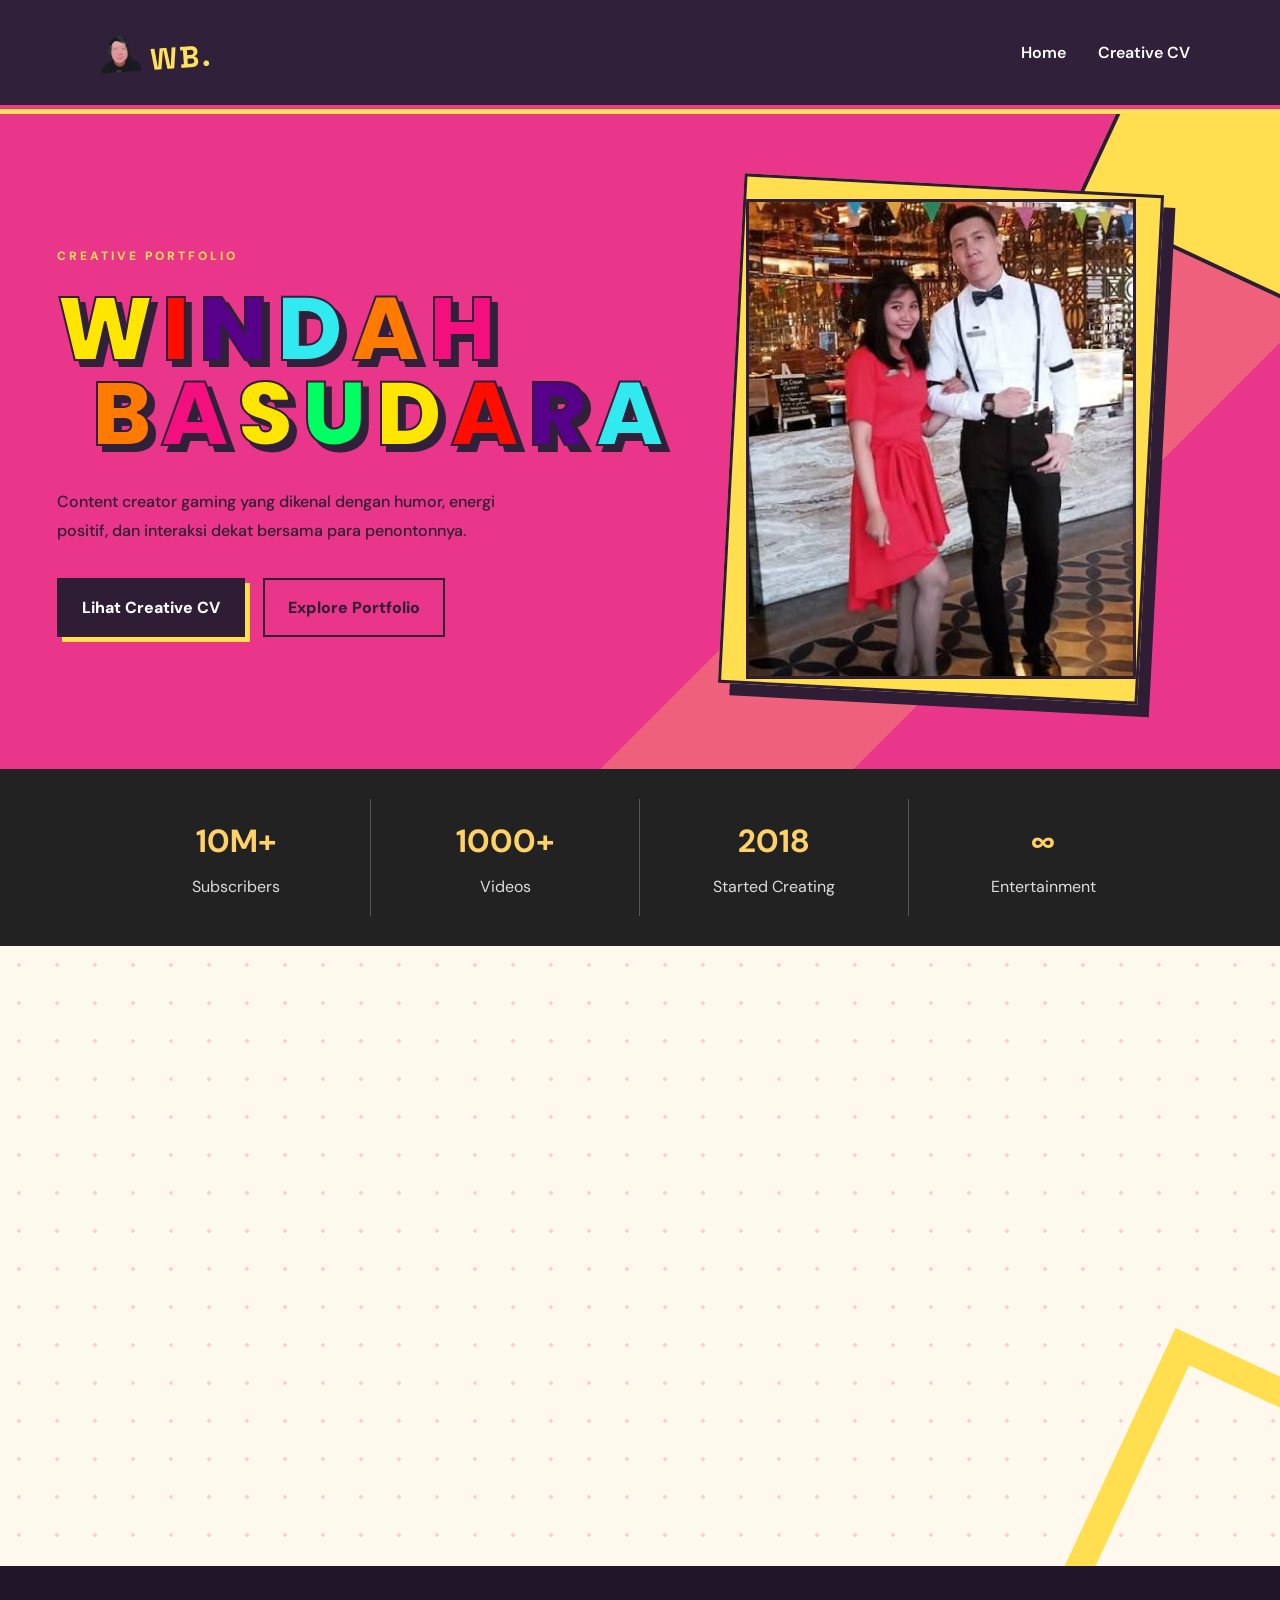
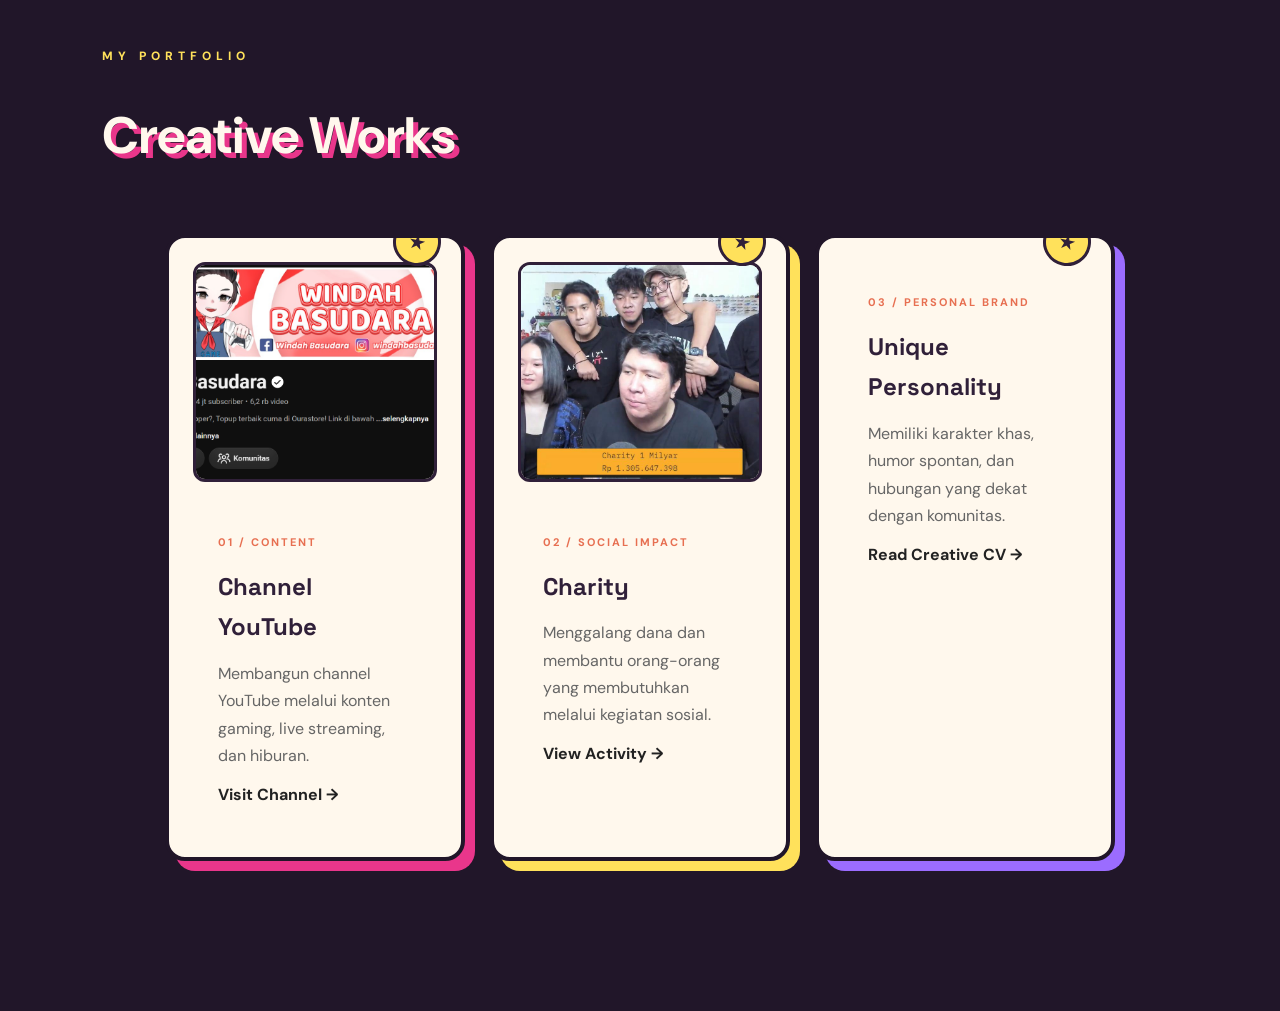
<file: html praktikum modul 1 pemweb/index.html>
<!DOCTYPE html>
<html lang="id">
<head>
    <meta charset="UTF-8">
    <meta name="viewport" content="width=device-width, initial-scale=1.0">

    <title>Home | Windah Basudara</title>


    <link
        href="https://fonts.googleapis.com/css2?family=Poppins:wght@400;500;600;700;800&display=swap"
        rel="stylesheet"
    >

    <link rel="stylesheet" href="style.css?v=4">
</head>

<body>
    <div id="navbar" class="navbar">
        <div class="logo">
            <a href="index.html" class="logo-link">
                <span class="logo-img-wrapper">
                    <img src="image7.png" alt="Logo" class="logo-normal">
                    <img src="image13.png" alt="Logo Melet" class="logo-melet">
                </span>
                <b>WB.</b>
            </a>
        </div>

        <ul class="nav-links">
            <li><a href="index.html">Home</a></li>
            <li><a href="cv.html">Creative CV</a></li>
        </ul>
    </div>

    <main>
        <section id="foto" class="foto-section">
            <div class="penjelasan">
                <p class="hero-label">CREATIVE PORTFOLIO</p>

                <h1 class="interactive-title">
                    <span class="word">
                        <span>W</span>
                        <span>i</span>
                        <span>n</span>
                        <span>d</span>
                        <span>a</span>
                        <span>h</span>
                    </span>

                    <span class="word second-word">
                        <span>B</span>
                        <span>a</span>
                        <span>s</span>
                        <span>u</span>
                        <span>d</span>
                        <span>a</span>
                        <span>r</span>
                        <span>a</span>
                    </span>
                </h1>

                <p class="hero-description">
                    Content creator gaming yang dikenal dengan humor,
                    energi positif, dan interaksi dekat bersama para penontonnya.
                </p>

                <div class="hero-buttons">
                    <a href="cv.html" class="btn-cta">
                        Lihat Creative CV
                    </a>

                    <a href="#portfolio" class="btn-outline">
                        Explore Portfolio
                    </a>
                </div>
            </div>

            <div class="foto-image">
                <img
                    src="pelayan.jpg"
                    alt="Foto Windah Basudara"
                >
            </div>
        </section>

        <section class="stats-section">
            <div class="stat-item">
                <h2>10M+</h2>
                <p>Subscribers</p>
            </div>

            <div class="stat-item">
                <h2>1000+</h2>
                <p>Videos</p>
            </div>

            <div class="stat-item">
                <h2>2018</h2>
                <p>Started Creating</p>
            </div>

            <div class="stat-item">
                <h2>∞</h2>
                <p>Entertainment</p>
            </div>
        </section>

        <section class="about-section">
            <div class="about-heading reveal">
                <p class="section-label">ABOUT THE CREATOR</p>

<h2 id="kqkj6t">
  More Than <span>Just Gaming.</span>
</h2>


                <div class="about-number">02</div>
            </div>

            <div class="about-content reveal">
                <div class="about-tag">WHO IS WINDAH?</div>

                <p>
                    Windah Basudara merupakan content creator yang menghadirkan
                    hiburan melalui gaming, live streaming, dan berbagai kegiatan
                    sosial.
                </p>

                <p>
                    Gaya komunikasinya yang spontan, lucu, dan dekat dengan komunitas
                    membuat setiap kontennya terasa lebih personal.
                </p>

                <a href="cv.html" class="about-link">
                    Discover More →
                </a>
            </div>
        </section>

        <section id="portfolio" class="portfolio-section">
    <video class="portfolio-video" autoplay muted loop playsinline>
        <source src="pacman.mp4" type="video/mp4">
    </video>

            <div class="section-heading">
                <p class="section-label">MY PORTFOLIO</p>
               <h2 class="interactive-title section-title">

<h2 id="p6ooit">
  Creative Works
</h2>
            </div>

            <div class="grid-container">
                <div class="card">
                    <img
                        src="yt.png"
                        alt="Channel YouTube"
                    >

                    <div class="card-content">
                        <span>01 / CONTENT</span>

                        <h3>Channel YouTube</h3>

                        <p>
                            Membangun channel YouTube melalui konten gaming,
                            live streaming, dan hiburan.
                        </p>

                        <a
                            href="https://www.youtube.com/"
                            target="_blank"
                            rel="noopener noreferrer"
                        >
                            Visit Channel →
                        </a>
                    </div>
                </div>

                <div class="card">
                    <img
                        src="charity.jpg"
                        alt="Kegiatan charity"
                    >

                    <div class="card-content">
                        <span>02 / SOCIAL IMPACT</span>

                        <h3>Charity</h3>

                        <p>
                            Menggalang dana dan membantu orang-orang
                            yang membutuhkan melalui kegiatan sosial.
                        </p>

                        <a href="#portfolio">
                            View Activity →
                        </a>
                    </div>
                </div>

                <div class="card card-highlight">
                    <div class="card-content">
                        <span>03 / PERSONAL BRAND</span>

                        <h3>Unique Personality</h3>

                        <p>
                            Memiliki karakter khas, humor spontan, dan
                            hubungan yang dekat dengan komunitas.
                        </p>

                        <a href="cv.html">
                            Read Creative CV →
                        </a>
                    </div>
                </div>
            </div>
        </section>
    </main>

    <script>
        const revealElements = document.querySelectorAll(".reveal");

        const observer = new IntersectionObserver((entries) => {
            entries.forEach((entry) => {
                if (entry.isIntersecting) {
                    entry.target.classList.add("active");
                } else {
                    entry.target.classList.remove("active");
                }
            });
        }, {
            threshold: 0.2
        });

        revealElements.forEach((element) => {
            observer.observe(element);
        });
    </script>
</body>
</html>
</file>
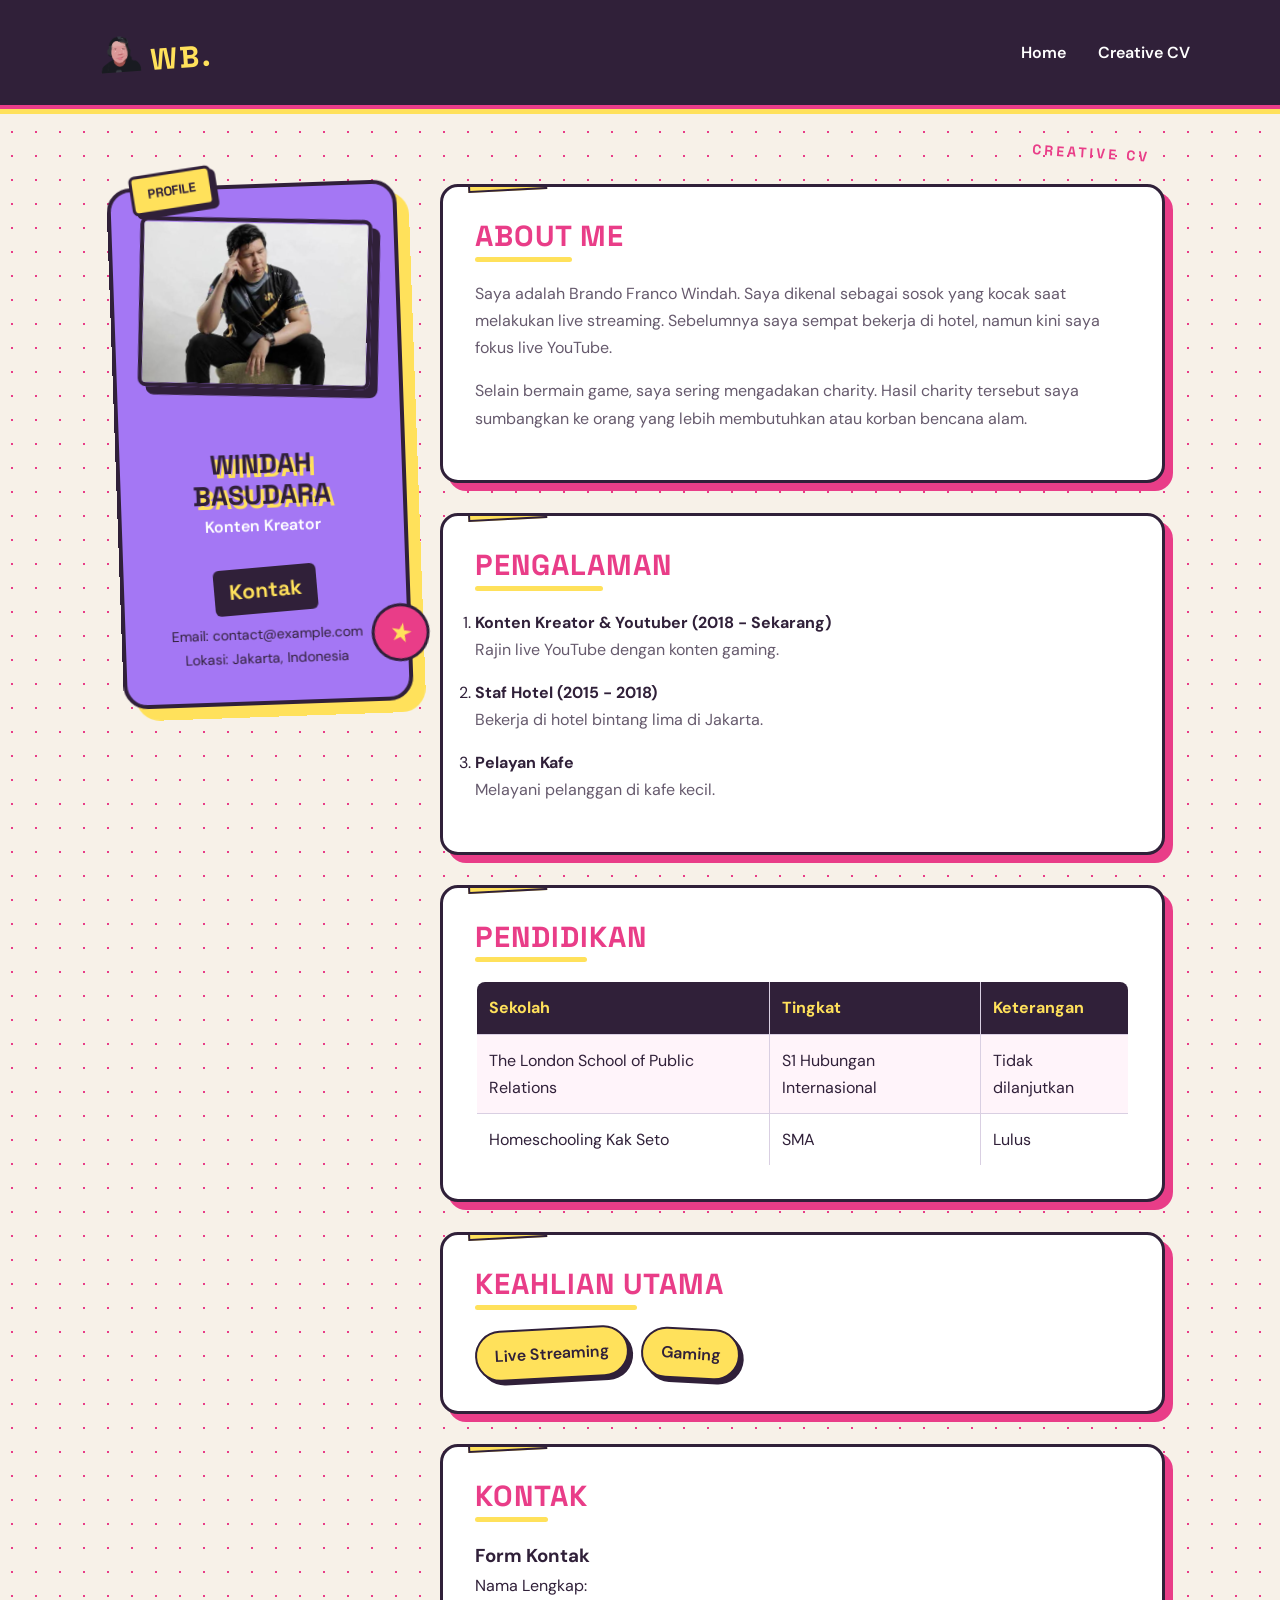
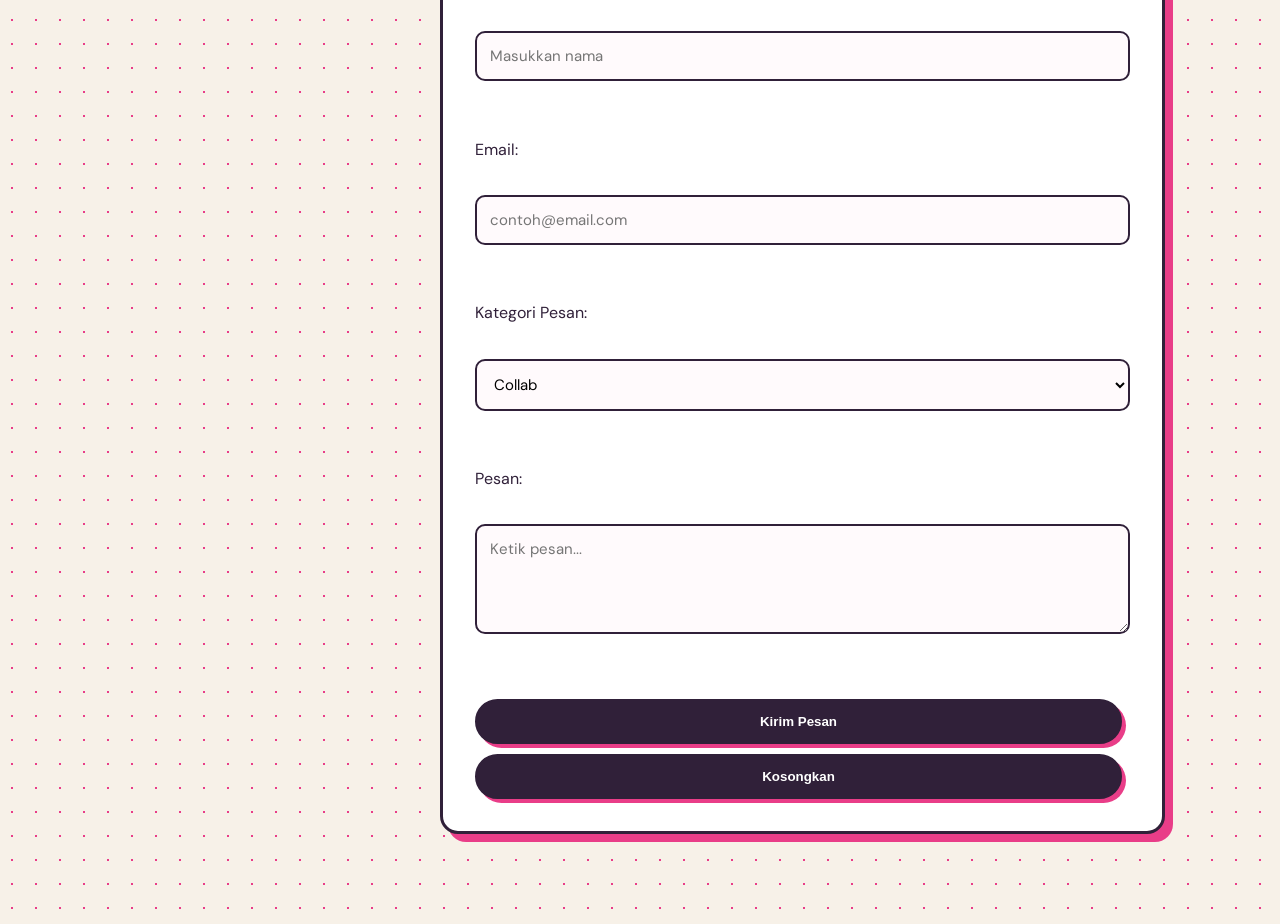
<file: html praktikum modul 1 pemweb/cv.html>
<!DOCTYPE html>
<html lang="id">
<head>

  <link href="https://fonts.googleapis.com/css2?family=Poppins:wght@400;500;600;700&display=swap" rel="stylesheet">

  <meta charset="UTF-8" />
  <meta name="viewport" content="width=device-width, initial-scale=1.0" />
  <title> Creative CV | Windah Basudara</title>
  <link rel="stylesheet" href="style.css" />

</head>
<body>

  <div id="navbar" class="navbar">
    <div class="logo">
       <a href="index.html" class="logo-link">
          <span class="logo-img-wrapper">
            <img src="image7.png" alt="Logo" class="logo-normal">
            <img src="image13.png" alt="Logo Melet" class="logo-melet">
          </span>
          <b>WB.</b>
        </a>
    </div>

    <ul class="nav-links">
      <li><a href="index.html">Home</a></li>
      <li><a href="cv.html">Creative CV</a></li>
    </ul>
  </div>

  <div class="cv-layout">

    <div class="cv-sidebar">
     <img src="windah.jpg" alt="Foto Profil CV" width="250" height="250" />
      <h2>Windah Basudara</h2>
      <p>Konten Kreator</p>
      
      <br />
      <h3>Kontak</h3>
      <ul>
        <li>Email: contact@example.com</li>
        <li>Lokasi: Jakarta, Indonesia</li>
      </ul>
    </div>

    <div class="cv-content">

      <div id="tentang" class="section">
        <h2>About me</h2>
        <p>
          Saya adalah Brando Franco Windah. Saya dikenal sebagai 
          sosok yang kocak saat melakukan live streaming.
          Sebelumnya saya sempat bekerja di hotel, namun kini 
          saya fokus live YouTube.
        </p>
        <p>
          Selain bermain game, saya sering mengadakan charity. Hasil charity tersebut saya sumbangkan ke orang yang lebih membutuhkan atau korban bencana alam.
        </p>
      </div>

      <div id="pengalaman" class="section">
        <h2>Pengalaman</h2>
        <ol>
          <li>
            <h4>Konten Kreator &  Youtuber (2018 - Sekarang)</h4>
            <p>Rajin live YouTube dengan konten gaming.</p>
          </li>
          <li>
            <h4>Staf Hotel (2015 - 2018)</h4>
            <p>Bekerja di hotel bintang lima di Jakarta.</p>
          </li>
          <li>
            <h4>Pelayan Kafe</h4>
            <p>Melayani pelanggan di kafe kecil.</p>
          </li>
        </ol>
      </div>

      <div id="pendidikan" class="section">
        <h2>Pendidikan</h2>
        <table border="1" class="tabel-biasa">
          <tr>
            <th>Sekolah</th>
            <th>Tingkat</th>
            <th>Keterangan</th>
          </tr>
          <tr>
            <td>The London School of Public Relations</td>
            <td>S1 Hubungan Internasional</td>
            <td>Tidak dilanjutkan</td>
          </tr>
          <tr>
            <td>Homeschooling Kak Seto</td>
            <td>SMA</td>
            <td>Lulus</td>
          </tr>
        </table>
      </div>

      <div id="keahlian" class="section">
        <h2>Keahlian Utama</h2>
        <ul class="skills-list">
          <li>Live Streaming</li>
          <li>Gaming</li>
        </ul>
      </div>

      <div id="kontak" class="section">
        <h2>Kontak</h2>
        <form action="/submit" method="POST">
           
            <h3>Form Kontak</h3>

            <label for="nama">Nama Lengkap:</label><br />
            <input type="text" id="nama" name="nama" placeholder="Masukkan nama" required /><br /><br />

            <label for="email">Email:</label><br />
            <input type="email" id="email" name="email" placeholder="contoh@email.com" required /><br /><br />

            <label for="kategori">Kategori Pesan:</label><br />
            <select id="kategori" name="kategori">
              <option value="kolaborasi">Collab</option>
              <option value="sponsor">Sponsorship</option>
              <option value="amal">Charity</option>
            </select><br /><br />

            <label for="pesan">Pesan:</label><br />
            <textarea id="pesan" name="pesan" rows="4" placeholder="Ketik pesan..." required></textarea><br /><br />

            <button type="submit">Kirim Pesan</button>
            <button type="reset">Kosongkan</button>
        </form>
      </div>

    </div>
  </div>

</body>
</html>
</file>
<file: html praktikum modul 1 pemweb/style.css>
/* =========================
   FONTS
========================= */
@import url('https://fonts.googleapis.com/css2?family=DM+Sans:wght@400;500;600;700&family=Space+Grotesk:wght@500;600;700&display=swap');
@import url('https://fonts.googleapis.com/css2?family=Press+Start+2P&display=swap');

/* =========================
   RESET
========================= */

* {
    margin: 0;
    padding: 0;
    box-sizing: border-box;
}

html {
    scroll-behavior: smooth;
}

body {
    font-family: 'DM Sans', sans-serif;
    background-color: #f7f1e8;
    background-image: radial-gradient(#e93d88 1.4px, transparent 1.4px);
    background-size: 24px 24px;
    color: #302039;
    line-height: 1.7;
    overflow-x: hidden;
}

img {
    max-width: 100%;
}

/* =========================
   NAVBAR
========================= */

.navbar {
    position: sticky;
    top: 0;
    z-index: 100;
    display: flex;
    justify-content: space-between;
    align-items: center;
    gap: 20px;
    padding: 20px 7%;
    background: #302039;
    border-bottom: 4px solid #e93d88;
    box-shadow: 0 5px 0 #ffe15b;
}

.logo a {
    display: inline-block;
    color: #ffe15b;
    text-decoration: none;
    font-family: 'Space Grotesk', sans-serif;
    font-size: 30px;
    font-weight: 700;
    letter-spacing: 2px;
    transform: rotate(-4deg);
    transition: 0.3s ease;
}

.logo a:hover {
    color: #e93d88;
    transform: rotate(4deg) scale(1.08);
}

.nav-links {
    display: flex;
    align-items: center;
    gap: 32px;
    list-style: none;
}

.nav-links a {
    color: #ffffff;
    text-decoration: none;
    font-weight: 600;
    transition: 0.3s ease;
}

.nav-links a:hover {
    color: #ffe15b;
}

/* =========================
   HERO / FOTO SECTION
========================= */

.foto-section {
    position: relative;
    display: grid;
    grid-template-columns: 1fr 0.85fr;
    align-items: center;
    gap: 45px;
    min-height: 600px;
    padding: 75px 8%;
    overflow: hidden;
    background: #e9368b;
    background-image:
        linear-gradient(
            135deg,
            transparent 0 65%,
            rgba(255, 223, 79, 0.25) 65% 78%,
            transparent 78%
        );
}

.foto-section::before {
    content: "";
    position: absolute;
    width: 280px;
    height: 280px;
    right: -130px;
    top: -120px;
    background: #ffdf4f;
    border: 4px solid #2f1d36;
    transform: rotate(25deg);
    z-index: 0;
}

.penjelasan {
    position: relative;
    z-index: 2;
    max-width: 480px;
    transform: translateX(-45px);
    animation: fadeUp 0.8s ease;
}

.hero-label {
    display: inline-block;
    color: #ffdf4f;
    font-size: 12px;
    font-weight: 800;
    letter-spacing: 3px;
    margin-bottom: 20px;
}

.section-label {
    color: #e76f51;
    font-size: 12px;
    font-weight: 700;
    letter-spacing: 3px;
    margin-bottom: 15px;
}

.penjelasan h1 {
    margin: 0;
    color: #2f1d36;
    font-family: "Poppins", sans-serif;
    font-size: clamp(55px, 7vw, 95px);
    font-weight: 800;
    line-height: 0.95;
    letter-spacing: -5px;
    text-transform: uppercase;
}

.penjelasan h1 span {
    display: block;
    color: #ffdf4f;
    margin-left: 35px;
    text-shadow: 5px 5px 0 #2f1d36;
}

.hero-description {
    max-width: 490px;
    color: #2f1d36;
    font-size: 16px;
    font-weight: 500;
    line-height: 1.8;
    margin: 32px 0;
}

.hero-buttons {
    display: flex;
    gap: 18px;
    flex-wrap: wrap;
}

.btn-cta,
.btn-outline {
    display: inline-block;
    padding: 14px 23px;
    font-weight: 800;
    text-decoration: none;
    transition: 0.25s ease;
}

.btn-cta {
    background: #2f1d36;
    color: #ffffff !important;
    border: 2px solid #2f1d36;
    box-shadow: 5px 5px 0 #ffdf4f;
}

.btn-cta:hover {
    background: #ffdf4f;
    color: #2f1d36 !important;
    border-color: #2f1d36;
    transform: translate(4px, 4px);
    box-shadow: 1px 1px 0 #2f1d36;
}

.btn-outline {
    color: #2f1d36;
    border: 2px solid #2f1d36;
    background: transparent;
}

.btn-outline:hover {
    color: #e9368b;
    background: #2f1d36;
}

/* FOTO */

.foto-image {
    position: relative;
    width: 100%;
    max-width: 420px;
    justify-self: center;
    z-index: 2;
    isolation: isolate;
    background: #ffdf4f;
    border: 3px solid #2f1d36;
    padding: 12px;
    transform: rotate(3deg);
    box-shadow: 12px 12px 0 #2f1d36;
}

.foto-image img {
    position: relative;
    z-index: 10;
    width: 100%;
    height: 480px;
    object-fit: cover;
    display: block;
    border: 3px solid #2f1d36;
    transform: rotate(-3deg);
}

@keyframes fadeUp {
    from {
        opacity: 0;
        transform: translateX(-45px) translateY(25px);
    }

    to {
        opacity: 1;
        transform: translateX(-45px) translateY(0);
    }
}

/* =========================
   STATISTICS
========================= */

.stats-section {
    display: grid;
    grid-template-columns: repeat(4, 1fr);
    background: #222;
    color: white;
    padding: 30px 8%;
}

.stat-item {
    text-align: center;
    padding: 15px;
    border-right: 1px solid #555;
}

.stat-item:last-child {
    border-right: none;
}

.stat-item h2 {
    color: #ffd166;
    font-size: 32px;
    margin-bottom: 5px;
}

.stat-item p {
    color: #ddd;
    margin: 0;
}

/* =========================
   ABOUT SECTION
========================= */

.about-section {
    position: relative;
    display: grid;
    grid-template-columns: 1fr 1fr;
    gap: 80px;
    align-items: center;
    padding: 110px 8%;
    overflow: hidden;
    background: #fff8ed;
}

.about-section::before {
    content: "";
    position: absolute;
    inset: 0;
    background-image: radial-gradient(#e9368b 2px, transparent 2px);
    background-size: 38px 38px;
    opacity: 0.2;
    pointer-events: none;
}

.about-section::after {
    content: "";
    position: absolute;
    width: 260px;
    height: 260px;
    right: -130px;
    bottom: -130px;
    border: 28px solid #ffdf4f;
    transform: rotate(25deg);
    pointer-events: none;
}

.about-heading,
.about-content {
    position: relative;
    z-index: 2;
}

.about-content {
    transition-delay: 0.2s;
}

.about-heading {
    padding-left: 20px;
    border-left: 8px solid #e9368b;
}

.about-heading .section-label {
    margin-bottom: 22px;
}

.about-heading h2 {
    margin: 0;
    color: #2f1d36;
    font-size: clamp(42px, 5vw, 72px);
    font-weight: 800;
    line-height: 1;
    letter-spacing: -3px;
}

.about-heading h2 span {
    display: block;
    color: #e9368b;
    text-shadow: 4px 4px 0 #ffdf4f;
}

.about-number {
    margin-top: 35px;
    color: #2f1d36;
    font-size: 70px;
    font-weight: 800;
    line-height: 1;
    opacity: 0.2;
}

.about-content {
    padding: 35px;
    background: #2f1d36;
    border: 3px solid #2f1d36;
    box-shadow: 12px 12px 0 #ffdf4f;
}

.about-tag {
    display: inline-block;
    margin-bottom: 25px;
    padding: 7px 12px;
    background: #ffdf4f;
    color: #2f1d36;
    font-size: 12px;
    font-weight: 800;
    letter-spacing: 2px;
}

.about-content p {
    color: #fff8ed;
    font-size: 16px;
    line-height: 1.9;
    margin-bottom: 18px;
}

.about-link {
    display: inline-block;
    margin-top: 12px;
    color: #ffdf4f;
    font-weight: 800;
    text-decoration: none;
    border-bottom: 2px solid #ffdf4f;
    padding-bottom: 5px;
    transition: 0.3s ease;
}

.about-link:hover {
    color: white;
    border-color: white;
    transform: translateX(6px);
}

/* Animasi teks saat discroll */
.reveal {
    opacity: 0;
    transform: translateY(40px);
    transition: opacity 0.8s ease, transform 0.8s ease;
}

.reveal.active {
    opacity: 1;
    transform: translateY(0);
}

/* =========================
   PORTFOLIO / CREATIVE WORKS
========================= */

.portfolio-section {
    position: relative;
    isolation: isolate;
    overflow: hidden;
    padding: 80px 8%;
    background: #211629;
}

.portfolio-video {
    position: absolute;
    top: 0;
    left: 0;
    width: 100%;
    height: 100%;
    object-fit: cover;
    z-index: -1;
}

.portfolio-section .section-heading,
.portfolio-section .grid-container {
    position: relative;
    z-index: 1;
}

.section-heading {
    margin-bottom: 40px;
}

.section-heading h2 {
    font-size: clamp(32px, 4vw, 55px);
    line-height: 1.1;
    margin: 0;
    color: #222;
}

.portfolio-section .section-label {
    color: #ffe15b;
    font-weight: 800;
    letter-spacing: 5px;
}

.portfolio-section h2 {
    color: #fff8ed;
    text-shadow: 5px 5px 0 #e9368b;
}

.portfolio-section .card {
    background: #fff8ed;
    border: 4px solid #211629;
    box-shadow: 10px 10px 0 #e9368b;
    transition: transform 0.3s ease, box-shadow 0.3s ease;
}

.portfolio-section .card:nth-child(2) {
    box-shadow: 10px 10px 0 #ffe15b;
}

.portfolio-section .card:nth-child(3) {
    box-shadow: 10px 10px 0 #9b6cff;
}

.portfolio-section .card:hover {
    transform: translate(-6px, -8px) rotate(-2deg);
    box-shadow: 16px 16px 0 #ffe15b;
}

.portfolio-section .card img {
    border: 3px solid #302039;
    transition: transform 0.3s ease;
}

.portfolio-section .card:hover img {
    transform: scale(1.04) rotate(1deg);
}

/* =========================
   GRID / CARD (reusable)
========================= */

.grid-container {
    display: grid;
    grid-template-columns: repeat(3, 1fr);
    gap: 25px;
    max-width: 1000px;
    margin: 70px auto;
    padding: 0 25px;
}

.card {
    position: relative;
    background: #ffffff;
    padding: 24px;
    border: 2px solid #222;
    border-radius: 20px;
    box-shadow: 8px 8px 0 #a477f4;
    overflow: hidden;
    transition: 0.3s ease;
}

.card::before {
    content: '★';
    position: absolute;
    top: -20px;
    right: 20px;
    display: grid;
    place-items: center;
    width: 42px;
    height: 42px;
    background: #ffe15b;
    border: 3px solid #302039;
    border-radius: 50%;
    font-size: 20px;
    transform: rotate(12deg);
}

.card:hover {
    transform: translateY(-10px);
    box-shadow: 8px 8px 0 #e76f51;
}

.card img {
    display: block;
    width: 100%;
    height: 220px;
    object-fit: cover;
    border: 2px solid #302039;
    border-radius: 12px;
    margin-bottom: 20px;
}

.card h1,
.card h3 {
    font-family: 'Space Grotesk', sans-serif;
    color: #302039;
    margin-bottom: 8px;
}

.card p {
    color: #665a6d;
}

.card-content {
    padding: 25px;
}

.card-content span {
    color: #e76f51;
    font-size: 11px;
    font-weight: 700;
    letter-spacing: 2px;
}

.card-content h3 {
    font-size: 24px;
    margin: 12px 0;
}

.card-content p {
    color: #666;
    line-height: 1.7;
}

.card-content a {
    display: inline-block;
    margin-top: 12px;
    color: #222;
    font-weight: 700;
    text-decoration: none;
}

.card-content a:hover {
    color: #e76f51;
}

.card-highlight {
    background: #ffd166;
}

/* =========================
   CREATIVE CV
========================= */

.cv-layout {
    position: relative;
    display: flex;
    align-items: flex-start;
    gap: 35px;
    width: 100%;
    max-width: 1100px;
    margin: 75px auto 60px;
    padding: 0 25px;
}

.cv-layout::before {
    content: 'CREATIVE CV';
    position: absolute;
    top: -42px;
    right: 40px;
    color: #e93d88;
    font-family: 'Space Grotesk', sans-serif;
    font-size: 14px;
    font-weight: 700;
    letter-spacing: 3px;
    transform: rotate(4deg);
}

/* SIDEBAR */

.cv-sidebar {
    position: sticky;
    top: 100px;
    flex: 0 0 290px;
    width: 290px;
    min-width: 0;
    height: auto;
    overflow: visible;

    background: #a477f4;
    color: #302039;
    padding: 30px 25px;
    text-align: center;

    border: 4px solid #302039;
    border-radius: 24px;
    box-shadow: 12px 12px 0 #ffe15b;
    transform: rotate(-2deg);
    transition: 0.3s ease;
}

.cv-sidebar:hover {
    transform: rotate(0deg) translateY(-5px);
}

.cv-sidebar::before {
    content: 'PROFILE';
    position: absolute;
    top: -20px;
    left: 20px;
    padding: 6px 14px;
    background: #ffe15b;
    color: #302039;
    border: 3px solid #302039;
    border-radius: 6px;
    font-family: 'Space Grotesk', sans-serif;
    font-size: 13px;
    font-weight: 700;
    transform: rotate(-7deg);
    box-shadow: 4px 4px 0 #302039;
}

.cv-sidebar::after {
    content: '★';
    position: absolute;
    right: -22px;
    bottom: 35px;
    display: grid;
    place-items: center;
    width: 52px;
    height: 52px;
    background: #e93d88;
    color: #ffe15b;
    border: 3px solid #302039;
    border-radius: 50%;
    font-size: 26px;
    transform: rotate(12deg);
}

.cv-sidebar img {
    display: block;
    width: 100%;
    height: 170px;
    object-fit: cover;
    object-position: center -1%;

    margin: 0 auto 25px;
    border: 4px solid #302039;
    border-radius: 8px;
    box-shadow: 8px 8px 0 #302039;
    transform: rotate(3deg);
    transition: 0.3s ease;
}

.cv-sidebar img:hover {
    transform: rotate(-2deg) scale(1.03);
}

.cv-sidebar h2 {
    margin-top: 35px;
    color: #302039;
    font-family: 'Space Grotesk', sans-serif;
    font-size: 27px;
    line-height: 1.15;
    text-transform: uppercase;
    text-shadow: 4px 4px 0 #ffe15b;
    overflow-wrap: break-word;
}

.cv-sidebar p {
    color: #ffffff;
    font-size: 16px;
    font-weight: 600;
    overflow-wrap: break-word;
}

.cv-sidebar h3 {
    display: inline-block;
    margin-top: 28px;
    padding: 5px 15px;
    background: #302039;
    color: #ffe15b;
    border-radius: 6px;
    font-family: 'Space Grotesk', sans-serif;
    font-size: 21px;
    transform: rotate(-3deg);
}

.cv-sidebar ul {
    list-style: none;
    font-size: 14px;
    margin-top: 10px;
}

.cv-content {
    flex: 1 1 auto;
    min-width: 0;
    width: 100%;
}

/* CV SECTIONS */

.section {
    position: relative;
    width: 100%;
    background: #ffffff;
    padding: 32px;
    margin-bottom: 30px;
    border: 3px solid #302039;
    border-radius: 18px;
    box-shadow: 8px 8px 0 #e93d88;
    transition: 0.3s ease;
}

.section:hover {
    transform: translate(-5px, -5px);
    box-shadow: 14px 14px 0 #a477f4;
}

.section::before {
    content: '';
    position: absolute;
    top: -9px;
    left: 25px;
    width: 75px;
    height: 9px;
    background: #ffe15b;
    border: 2px solid #302039;
    transform: rotate(-3deg);
}

.section h2 {
    display: inline-block;
    position: relative;
    padding-bottom: 8px;
    margin-bottom: 18px;
    color: #e93d88;
    font-family: 'Space Grotesk', sans-serif;
    font-size: 29px;
    line-height: 1.2;
    text-transform: uppercase;
    letter-spacing: 1px;
}

.section h2::after {
    content: '';
    position: absolute;
    left: 0;
    bottom: 0;
    width: 65%;
    height: 5px;
    background: #ffe15b;
    border-radius: 10px;
}

.section p {
    color: #665a6d;
    margin-bottom: 16px;
}

/* TABLE */

.tabel-biasa {
    width: 100%;
    border: 2px solid #302039;
    border-collapse: collapse;
    border-radius: 10px;
    overflow: hidden;
}

.tabel-biasa th,
.tabel-biasa td {
    border: 1px solid #d9cfe2;
    padding: 12px;
    text-align: left;
}

.tabel-biasa th {
    background: #302039;
    color: #ffe15b;
}

.tabel-biasa tr:nth-child(even) {
    background: #fff4fa;
}

.tabel-biasa tr:hover {
    background: #ffe15b;
}

/* SKILLS */

.skills-list {
    display: flex;
    flex-wrap: wrap;
    gap: 12px;
    list-style: none;
}

.skills-list li {
    background: #ffe15b;
    color: #302039;
    padding: 10px 18px;
    border: 2px solid #302039;
    border-radius: 50px;
    font-weight: 600;
    box-shadow: 4px 4px 0 #302039;
    transition: 0.3s ease;
}

.skills-list li:nth-child(odd) {
    transform: rotate(-3deg);
}

.skills-list li:nth-child(even) {
    transform: rotate(3deg);
}

.skills-list li:hover {
    background: #e93d88;
    color: #ffffff;
    transform: translateY(-5px) rotate(0deg);
}

/* FORM */

form {
    display: flex;
    flex-direction: column;
}

form input,
form select,
form textarea {
    width: 100%;
    padding: 13px;
    margin-top: 5px;
    border: 2px solid #302039;
    border-radius: 10px;
    font-family: inherit;
    font-size: 15px;
    background: #fffafc;
    transition: 0.3s ease;
}

form input:focus,
form select:focus,
form textarea:focus {
    outline: none;
    background: #fff4fa;
    border-color: #e93d88;
    box-shadow: 5px 5px 0 #a477f4;
}

form button {
    display: inline-block;
    padding: 13px 22px;
    margin-top: 10px;
    margin-right: 8px;
    border: 2px solid #302039;
    border-radius: 50px;
    background: #302039;
    color: #ffffff;
    font-weight: 700;
    cursor: pointer;
    box-shadow: 4px 4px 0 #e93d88;
    transition: 0.3s ease;
}

form button:hover {
    background: #ffe15b;
    color: #302039;
    transform: translate(3px, 3px);
    box-shadow: 1px 1px 0 #302039;
}

/* =========================
   JUDUL PIXEL ARCADE
========================= */

.interactive-title {
    position: relative;
    display: inline-block;
    white-space: nowrap;
    cursor: pointer;
    font-family: "Press Start 2P", monospace;
    font-size: 42px;
    line-height: 1.7;
    letter-spacing: 2px;
    text-transform: uppercase;
    color: #ffe600;
    filter: drop-shadow(6px 6px 0 #302039);
}

.interactive-title > .word {
    display: block !important;
    white-space: nowrap;
    margin-left: 0;
}

.interactive-title > .second-word {
    margin-left: 35px;
    color: #ffdf4f;
}

.interactive-title .word > span {
    display: inline-block;
    position: relative;
    width: auto;
    margin: 0;
    margin-right: 2px;
    white-space: normal;
    -webkit-text-stroke: 2px #302039;
    animation:
        pixelJump 1.2s steps(2, end) infinite,
        pixelFlash 2.4s steps(2, end) infinite;
}

/* Warna & delay huruf "Windah" */
.interactive-title .word:first-child > span:nth-child(1) {
    color: #ffe600;
    animation-delay: 0s;
}

.interactive-title .word:first-child > span:nth-child(2) {
    color: #ff0d00;
    animation-delay: .1s;
}

.interactive-title .word:first-child > span:nth-child(3) {
    color: #57008a;
    animation-delay: .2s;
}

.interactive-title .word:first-child > span:nth-child(4) {
    color: #31eaf0;
    animation-delay: .3s;
}

.interactive-title .word:first-child > span:nth-child(5) {
    color: #ff7a00;
    animation-delay: .4s;
}

.interactive-title .word:first-child > span:nth-child(6) {
    color: #f3107e;
    animation-delay: .5s;
}

/* Warna huruf "Basudara" */
.interactive-title .second-word > span:nth-child(1) {
    color: #ff7a00;
}

.interactive-title .second-word > span:nth-child(2) {
    color: #f3107e;
}

.interactive-title .second-word > span:nth-child(3) {
    color: #ffe600;
}

.interactive-title .second-word > span:nth-child(4) {
    color: #00ff62;
}

.interactive-title .second-word > span:nth-child(5) {
    color: #ffe600;
}

.interactive-title .second-word > span:nth-child(6) {
    color: #ff0d00;
}

.interactive-title .second-word > span:nth-child(7) {
    color: #57008a;
}

.interactive-title .second-word > span:nth-child(8) {
    color: #31eaf0;
}

@keyframes pixelJump {
    0%, 100% {
        transform: translateY(0) scale(1);
    }

    25% {
        transform: translateY(-9px) scale(1.08);
    }

    50% {
        transform: translateY(3px) scale(.96);
    }

    75% {
        transform: translateY(-4px) scale(1.03);
    }
}

@keyframes pixelFlash {
    0%, 70%, 100% {
        filter: brightness(1);
        opacity: 1;
    }

    75%, 82% {
        filter: brightness(2.2);
        opacity: .55;
    }
}

/* =========================
   TABLET
========================= */

@media (max-width: 900px) {
    .foto-section {
        grid-template-columns: 1fr;
        text-align: center;
        gap: 35px;
        padding: 65px 5%;
    }

    .penjelasan {
        transform: none;
        animation: none;
        max-width: 100%;
        margin: 0 auto;
    }

    .hero-label {
        display: block;
    }

    .hero-buttons {
        justify-content: center;
        width: 100%;
    }

    .interactive-title {
        white-space: normal;
        font-size: 40px;
    }

    .interactive-title > .second-word {
        margin-left: 0;
    }

    .foto-image {
        justify-self: center;
        width: 85%;
        max-width: 380px;
        margin: 0 auto;
    }

    .cv-layout {
        gap: 25px;
    }

    .cv-sidebar {
        flex-basis: 260px;
        width: 260px;
    }
}

/* =========================
   MOBILE
========================= */

@media (max-width: 768px) {
    .navbar {
        padding: 18px 5%;
    }

    .nav-links {
        gap: 15px;
        font-size: 14px;
    }

    .foto-section {
        grid-template-columns: 1fr;
        text-align: center;
        padding: 60px 7%;
    }

    .penjelasan {
        transform: none;
        animation: none;
        max-width: 100%;
        margin: 0 auto;
    }

    .penjelasan h1 {
        font-size: 58px;
        letter-spacing: -3px;
    }

    .penjelasan h1 span {
        margin-left: 0;
    }

    .hero-description {
        margin: 25px auto;
    }

    .hero-buttons {
        justify-content: center;
        width: 100%;
    }

    .hero-label {
        display: block;
    }

    .foto-image {
        width: 80%;
        margin: 30px auto 0;
    }

    .foto-image img {
        height: 370px;
    }

    .interactive-title {
        font-size: 27px;
        line-height: 1.8;
    }

    .interactive-title {
        white-space: normal;
    }

    .interactive-title > .second-word {
        margin-left: 0;
    }

    .grid-container {
        grid-template-columns: 1fr;
        margin-top: 50px;
    }

    .stats-section {
        grid-template-columns: repeat(2, 1fr);
        padding: 25px 6%;
    }

    .stat-item {
        border-right: none;
    }

    .about-section {
        grid-template-columns: 1fr;
        gap: 25px;
        padding: 75px 7%;
    }

    .about-heading h2 {
        font-size: 48px;
    }

    .about-content {
        padding: 25px;
        box-shadow: 7px 7px 0 #ffdf4f;
    }

    .portfolio-section {
        padding: 60px 6%;
    }

    .cv-layout {
        flex-direction: column;
        align-items: stretch;
        gap: 25px;
        margin-top: 55px;
        padding: 0 15px;
    }

    .cv-layout::before {
        display: none;
    }

    .cv-sidebar {
        position: static;
        top: auto;
        flex: none;
        width: 100%;
        max-width: 100%;
        transform: none;
        animation: none;   /* ← ini baris baru yang ditambahin */
    }

    .cv-sidebar:hover {
        transform: none;
    }

    .cv-sidebar img {
        width: 220px;
        max-width: 100%;
        height: 150px;
        margin: 0 auto 25px;
    }

    .cv-sidebar::after {
        right: -8px;
    }

    .cv-content {
        width: 100%;
        max-width: 100%;
    }

    .section {
        padding: 25px 20px;
    }

    .section:hover {
        transform: none;
        box-shadow: 8px 8px 0 #e93d88;
    }

    .section h2 {
        font-size: 25px;
    }

    .section ol {
        padding-left: 28px;
    }

    .tabel-biasa {
        display: block;
        overflow-x: auto;
        white-space: nowrap;
    }
}

/* =========================
   SMALL MOBILE
========================= */

@media (max-width: 480px) {
    .navbar {
        flex-direction: column;
        gap: 10px;
    }

    .logo a {
        font-size: 26px;
    }

    .nav-links {
        gap: 12px;
        font-size: 13px;
    }

    .foto-section {
        padding: 50px 20px;
    }

    .penjelasan h1 {
        font-size: 36px;
    }

    .cv-layout {
        padding: 0 15px;
    }

    .cv-sidebar {
        padding: 25px 18px;
    }

    .cv-sidebar h2 {
        font-size: 24px;
    }

    .section {
        padding: 22px 16px;
    }
}
.interactive-title .word > span {
  display: inline-block;
  color: white;
  text-shadow: none;
}

/* Hover setiap huruf */
.interactive-title .word > span:hover {
  color: white;
  animation: pixelWiggle 0.7s steps(2, end) infinite;
}

/* Gerakan tiap huruf berbeda */
.interactive-title .word > span:nth-child(1):hover {
  --x: -14px;
  --y: -4px;
  --r: -6deg;
}

.interactive-title .word > span:nth-child(2):hover {
  --x: 9px;
  --y: 3px;
  --r: 4deg;
}

.interactive-title .word > span:nth-child(3):hover {
  --x: -6px;
  --y: 5px;
  --r: 7deg;
}

.interactive-title .word > span:nth-child(4):hover {
  --x: 15px;
  --y: -3px;
  --r: -4deg;
}

.interactive-title .word > span:nth-child(5):hover {
  --x: -10px;
  --y: 4px;
  --r: 5deg;
}

.interactive-title .word > span:nth-child(6):hover {
  --x: 7px;
  --y: -5px;
  --r: -7deg;
}

.interactive-title .word > span:nth-child(7):hover {
  --x: -12px;
  --y: 3px;
  --r: 3deg;
}

.interactive-title .word > span:nth-child(8):hover {
  --x: 11px;
  --y: -4px;
  --r: -5deg;
}

@keyframes pixelWiggle {
  0%,
  100% {
    transform: translate(0, 0) rotate(0deg) scale(1);
  }

  50% {
    transform: translate(var(--x), var(--y))
      rotate(var(--r))
      scale(1.08);
  }
}

.interactive-title .word > span {
  display: inline-block;
}

/* Warna hanya berubah saat huruf di-hover */
.interactive-title .word > span:hover {
  color: white !important;
  text-shadow: none !important;
  animation: pixelWiggle 0.7s steps(2, end) infinite;
}

.foto-image {
  overflow: hidden;
}

.foto-image img {
  display: block;
  cursor: pointer;
  transition: transform 0.3s ease, filter 0.3s ease;
}

.foto-image img:hover {
  transform: translateY(-8px) scale(1.05);
  filter: brightness(1.1);
}

#kqkj6t span,
#p6ooit span {
  display: inline-block;
  transition: transform 0.2s ease;
}

#kqkj6t span:hover,
#p6ooit span:hover {
  transform: translateY(-4px);
}

.logo-img-wrapper {
  position: relative;
  display: inline-block;
  width: 50px;
  height: 50px;
}

.logo-img-wrapper img {
  position: absolute;
  top: 0;
  left: 0;
  width: 100%;
  height: 100%;
  object-fit: contain;
}

.logo-melet {
  opacity: 0;
  object-position: 80% center;
  transition: opacity 0.15s ease;
}

.logo-link:hover .logo-normal {
  opacity: 0;
}

.logo-link:hover .logo-melet {
  opacity: 1;
}

/* =========================
   CV CREATIVE — LEVEL UP
========================= */

/* Sidebar "pop" masuk pas halaman dibuka */
@keyframes sidebarPop {
    0% {
        opacity: 0;
        transform: rotate(-2deg) scale(0.85) translateY(30px);
    }
    100% {
        opacity: 1;
        transform: rotate(-2deg) scale(1) translateY(0);
    }
}

.cv-sidebar {
    animation: sidebarPop 0.6s cubic-bezier(0.34, 1.56, 0.64, 1);
}

/* Badge "PROFILE" mengambang pelan */
@keyframes floatBadge {
    0%, 100% { transform: rotate(-7deg) translateY(0); }
    50% { transform: rotate(-3deg) translateY(-4px); }
}

.cv-sidebar::before {
    animation: floatBadge 2.4s ease-in-out infinite;
}

/* Bintang di sidebar muter pelan */
@keyframes spinStar {
    from { transform: rotate(12deg); }
    to { transform: rotate(372deg); }
}

.cv-sidebar::after {
    animation: spinStar 6s linear infinite;
}

/* Foto profil: efek goyang dikit pas di-hover */
.cv-sidebar img:hover {
    transform: rotate(-4deg) scale(1.06);
    box-shadow: 10px 10px 0 #e93d88;
}

/* Section CV muncul satu-satu dengan delay beda (staggered) */
@keyframes sectionRise {
    from {
        opacity: 0;
        transform: translateY(35px);
    }
    to {
        opacity: 1;
        transform: translateY(0);
    }
}

.section {
    animation: sectionRise 0.7s ease both;
}

.cv-content .section:nth-of-type(1) { animation-delay: 0.05s; }
.cv-content .section:nth-of-type(2) { animation-delay: 0.15s; }
.cv-content .section:nth-of-type(3) { animation-delay: 0.25s; }
.cv-content .section:nth-of-type(4) { animation-delay: 0.35s; }
.cv-content .section:nth-of-type(5) { animation-delay: 0.45s; }

/* Efek "kilau" nyapu pas section di-hover */
.section {
    position: relative;
    overflow: hidden;
}

.section::after {
    content: '';
    position: absolute;
    top: 0;
    left: -150%;
    width: 60%;
    height: 100%;
    background: linear-gradient(
        120deg,
        transparent,
        rgba(255, 225, 91, 0.35),
        transparent
    );
    transform: skewX(-20deg);
    transition: left 0.6s ease;
    pointer-events: none;
}

.section:hover::after {
    left: 150%;
}

/* Skill pills makin hidup pas hover */
@keyframes skillPop {
    0%, 100% { transform: translateY(-5px) rotate(0deg) scale(1); }
    50% { transform: translateY(-9px) rotate(-4deg) scale(1.08); }
}

.skills-list li {
    cursor: pointer;
}

.skills-list li:hover {
    animation: skillPop 0.5s ease-in-out infinite;
    box-shadow: 6px 6px 0 #302039;
}

/* Baris tabel pendidikan sedikit "naik" pas hover */
.tabel-biasa tr {
    transition: transform 0.2s ease, box-shadow 0.2s ease;
}

.tabel-biasa tbody tr:hover {
    transform: scale(1.01);
}

/* Form: input jadi lebih hidup pas fokus */
form input:focus,
form select:focus,
form textarea:focus {
    transform: translate(-2px, -2px);
}

/* Tombol form: efek "ditekan" lebih nendang */
form button:active {
    transform: translate(4px, 4px) scale(0.96);
    box-shadow: 0px 0px 0 #302039;
}

/* Judul "CREATIVE CV" ikutan goyang dikit */
@keyframes titleWiggle {
    0%, 100% { transform: rotate(4deg); }
    50% { transform: rotate(7deg); }
}

.cv-layout::before {
    animation: titleWiggle 2s ease-in-out infinite;
}

/* =========================
   TEKS SIDEBAR — REAKTIF
========================= */

/* Nama: goyang dikit + warna kedip pas di-hover */
@keyframes nameWiggle {
    0%, 100% { transform: rotate(0deg) scale(1); }
    25% { transform: rotate(-2deg) scale(1.03); }
    75% { transform: rotate(2deg) scale(1.03); }
}

.cv-sidebar h2 {
    display: inline-block;
    transition: color 0.3s ease;
    cursor: pointer;
}

.cv-sidebar h2:hover {
    color: #e93d88;
    text-shadow: 4px 4px 0 #302039;
    animation: nameWiggle 0.5s ease-in-out;
}

/* "Konten Kreator": naik dikit + warna nyala */
.cv-sidebar p {
    display: inline-block;
    transition: transform 0.25s ease, color 0.25s ease;
    cursor: pointer;
}

.cv-sidebar p:hover {
    transform: translateY(-4px);
    color: #ffe15b;
}

/* "Kontak" (h3): mantul-mantul pas hover */
@keyframes bounceTag {
    0%, 100% { transform: rotate(-3deg) translateY(0); }
    50% { transform: rotate(-3deg) translateY(-6px); }
}

.cv-sidebar h3:hover {
    animation: bounceTag 0.5s ease-in-out infinite;
    background: #e93d88;
    color: #ffffff;
}
</file>
